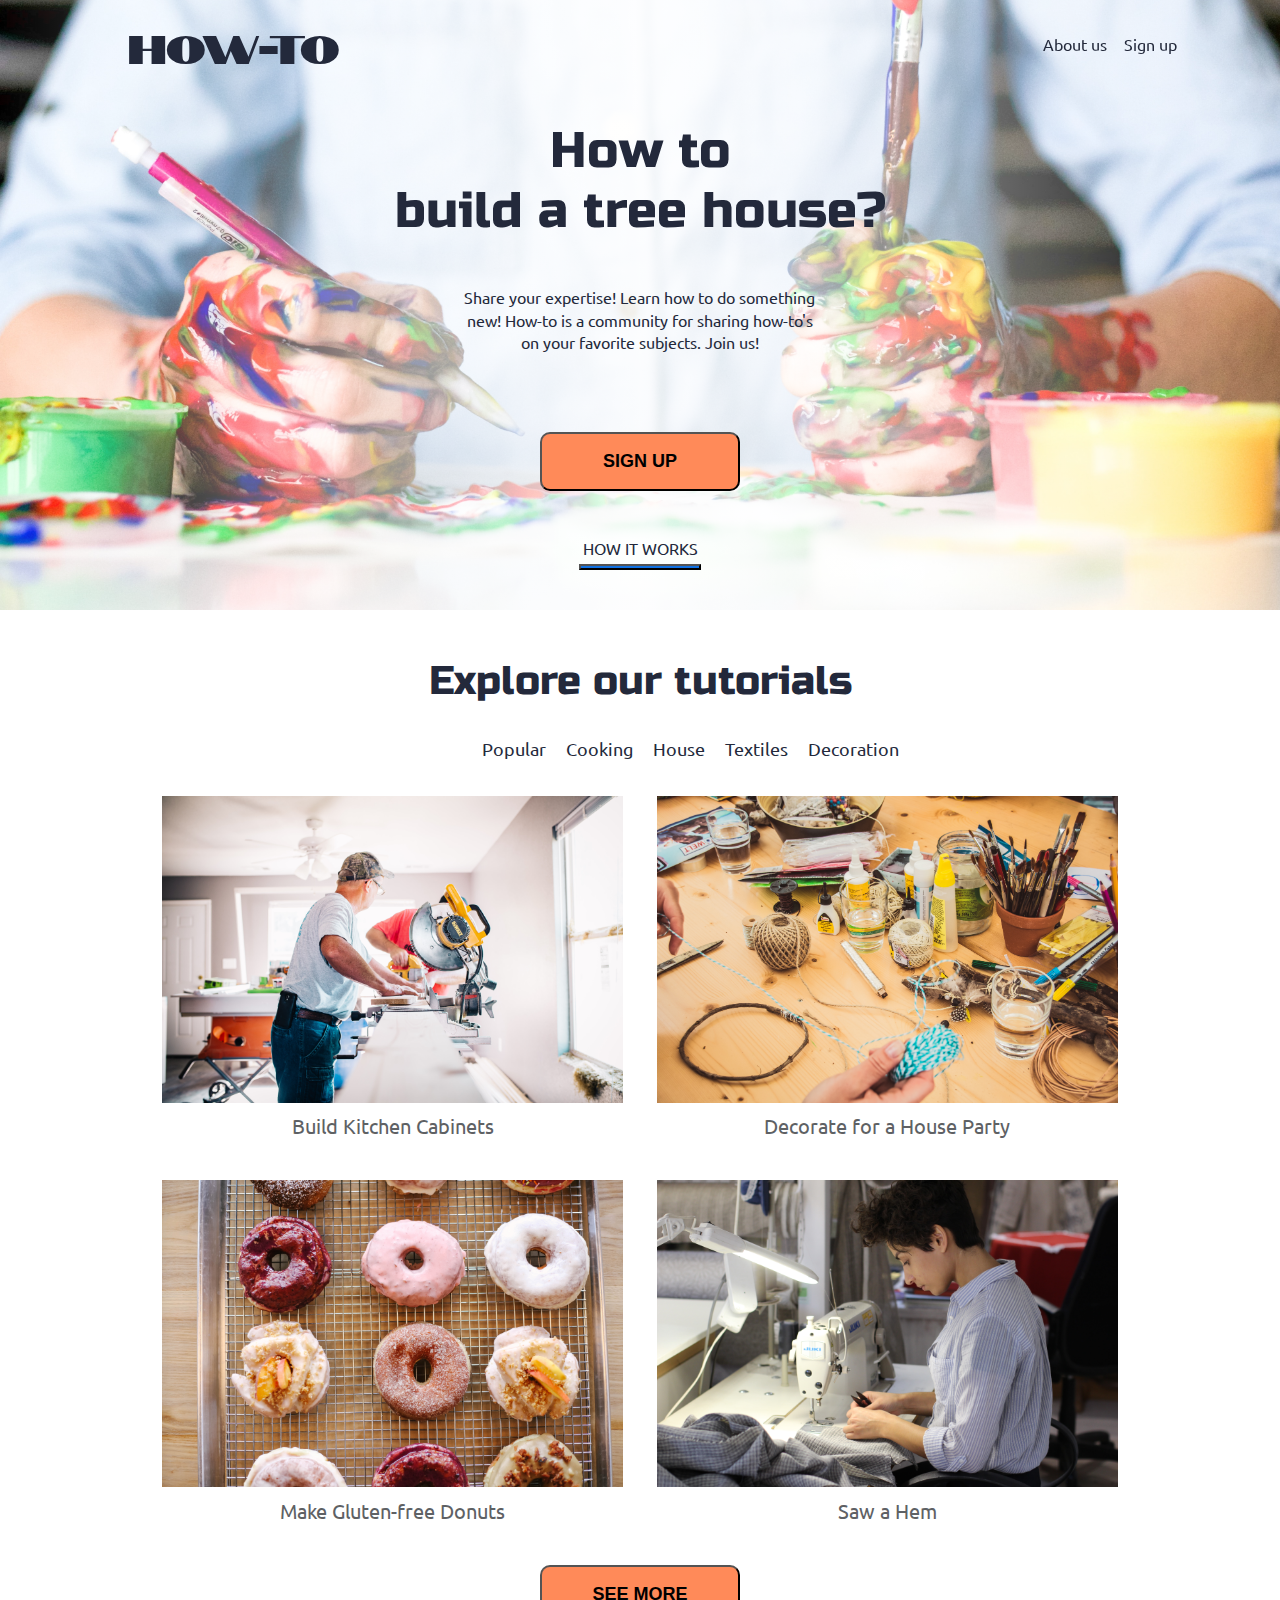
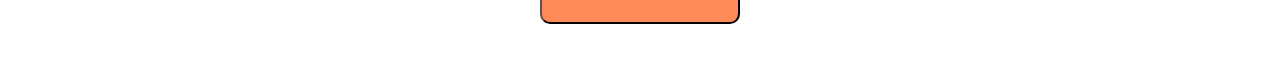
<file: index.html>
<!doctype html>

<html lang="en">
<head>
  <meta charset="utf-8">

  <title>How-to</title>

  <link href="https://fonts.googleapis.com/css?family=Russo+One|Ubuntu" rel="stylesheet">
  <link href="https://fonts.googleapis.com/css?family=Notable|Playfair+Display|Raleway&display=swap" rel="stylesheet">
  <link href="css/index.css" rel="stylesheet">
  <meta name="viewport" content="width=device-width, initial-scale=1.0">
  <link rel="stylesheet" href="https://cdnjs.cloudflare.com/ajax/libs/font-awesome/4.7.0/css/font-awesome.min.css">

  <!--[if lt IE 9]>
    <script src="https://cdnjs.cloudflare.com/ajax/libs/html5shiv/3.7.3/html5shiv.js"></script>
  <![endif]-->
</head>

<body>
  <header id='scroll-nav'>
    <div class="nav-wrapper">
      <nav class="navbar">
        <a id="logo" href="index.html">How-to</a>
        <div class="links">
          <a class="nav-link" href="about.html">About us</a>
          <a class="nav-link" href="login.html">Sign up</a>
        </div>
      </nav>
    </div>
    <div class="mobile-container">
      <div class="topnav">
        <div id="myLinks">
          <a href="about.html">About</a>
          <a href="login.html">Sign up</a>
        </div>
        <a href="javascript:void(0);" class="icon" onclick="myFunction()">
          <i class="fa fa-bars"></i>
        </a>
      </div>
    </div>
  </header>

  <section class="hero">
    <div class="hero-image" id="hero0"></div>
    <div class="intro">
    <div class="static-title"><h1>How to </h1></div>
    <div class='animated-title' id="slider">
      <div class="title-container">
        <div class="slide"><h1>build a tree house?</h1></div>
        <div class="slide"><h1>make the perfect pancakes?</h1></div>
        <div class="slide"><h1>put your baby to sleep?</h1></div>
        <div class="slide"><h1>clean wine stains?</h1></div>
        <div class="slide"><h1>train your puppy?</h1></div>
      </div>
    </div>
    <div class="caption">
      <p>Share your expertise! Learn how to do something new! How-to is a community for sharing how-to's on your favorite subjects. Join us!</p>
    </div>
    <form action="/create" method="POST">
      <div class='form-item'>
        <a href=""><button class="main-btn" type="submit" id="signup">Sign up</button></a>
      </div>
      <div class='form-item'>
        <a href="" class="how">
          <span>How it works</span>
          <div class='button-cont'><button class="line-btn"></button></div>
        </a>
      </div>
    </form>
  </section>

  <section class="categories">
    <h2 class="cat-title">Explore our tutorials</h2>
    <nav class="cat-nav">
      <a href="" class="cat-item">Popular</a>
      <a href="" class="cat-item">Cooking</a>
      <a href="" class="cat-item">House</a>
      <a href="" class="cat-item">Textiles</a>
      <a href="" class="cat-item">Decoration</a>
    </nav>

    <div class="featured">
      <div class="featured-item">
        <img src="img/howto1.jpg" alt="">
        <p class="item-label">Build Kitchen Cabinets</p>
      </div>
      <div class="featured-item">
          <img src="img/howto2.jpg" alt="">
          <p class="item-label">Decorate for a House Party</p>
      </div>
      <div class="featured-item">
        <img src="img/howto3.jpg" alt="">
        <p class="item-label">Make Gluten-free Donuts</p>
      </div>
      <div class="featured-item">
        <img src="img/howto4.jpg" alt="">
        <p class="item-label">Saw a Hem</p>
      </div>
    </div>

    <div class='see-more'>
      <a href=""><button class="main-btn" type="submit">See more</button></a>
    </div>
    
  </section>

<!-- js -->
<script src='https://code.jquery.com/jquery-2.2.4.min.js'></script>
<script src="js/nav-scroll.js"></script>
<script src="js/mobile-toggle.js"></script>

</body>
</html>
</file>
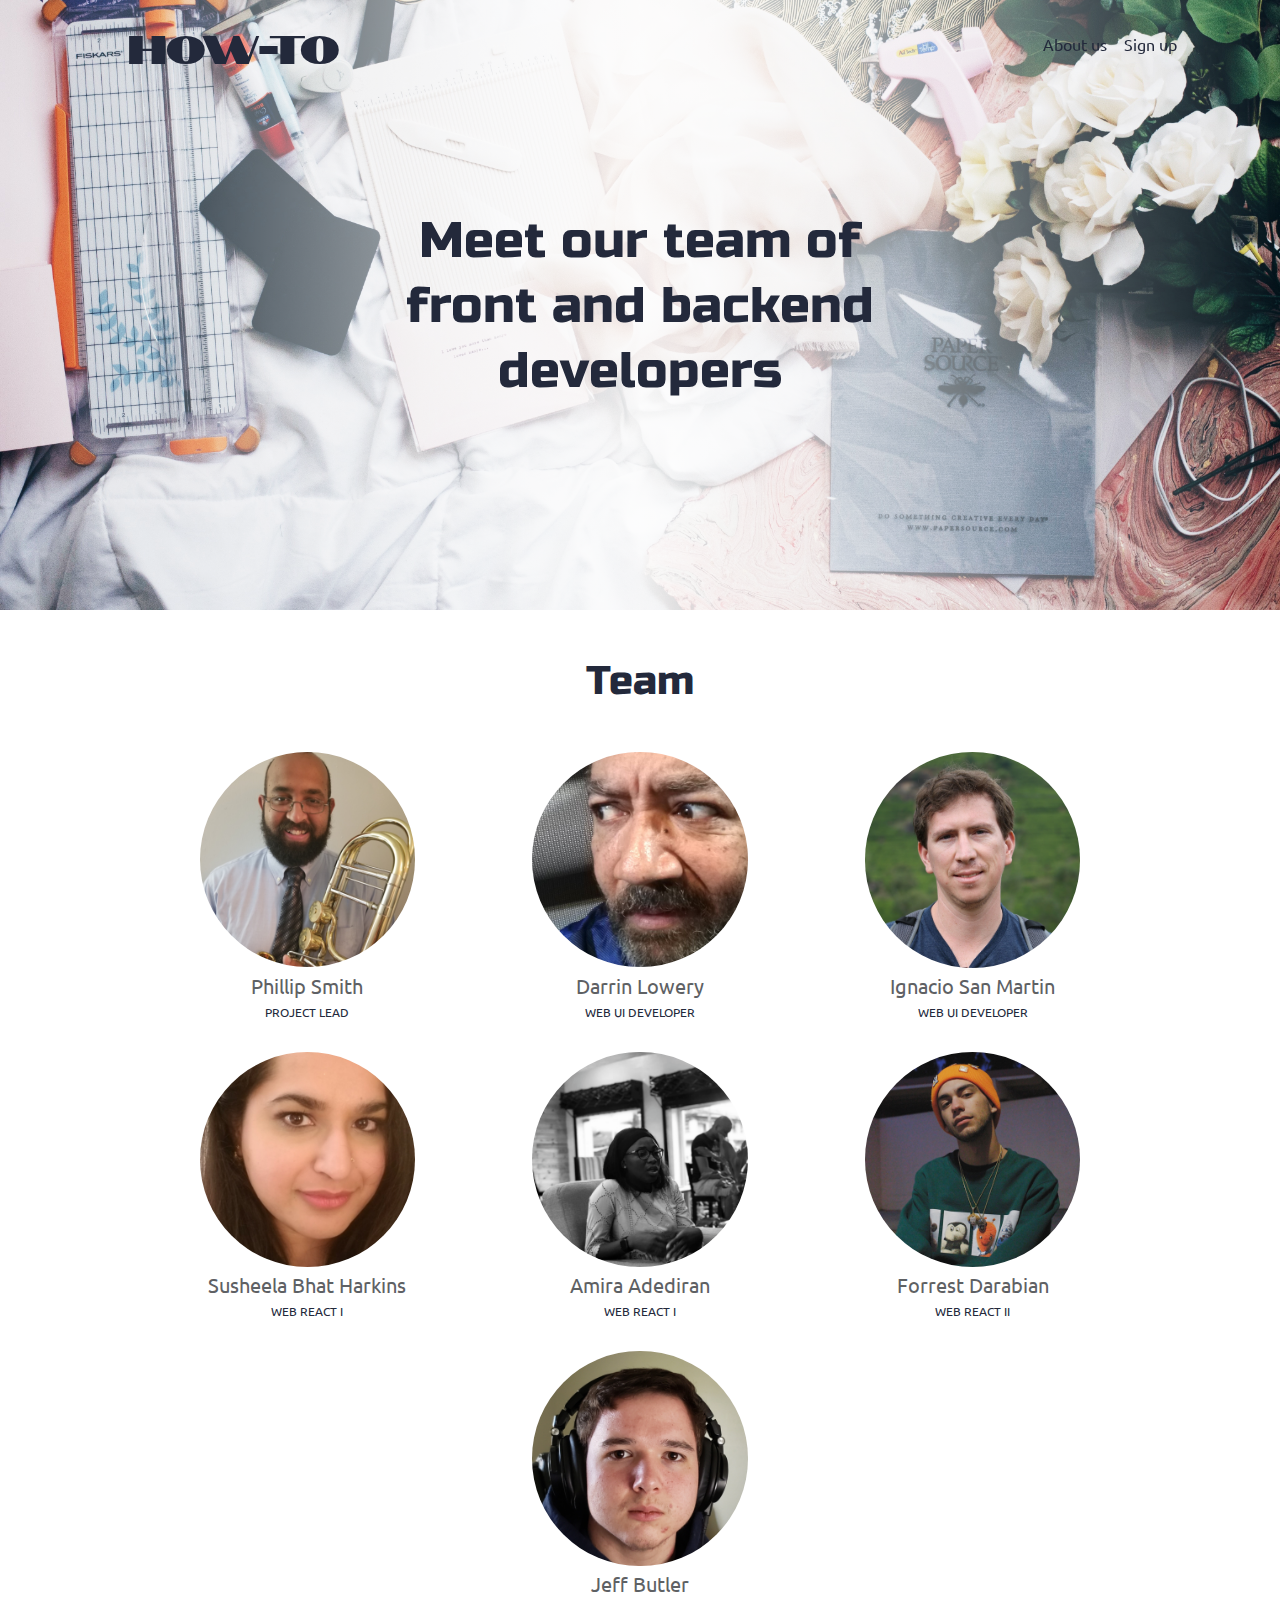
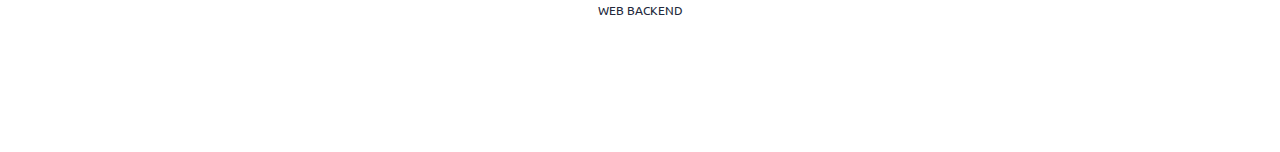
<file: about.html>
<!doctype html>

<html lang="en">
<head>
  <meta charset="utf-8">

  <title>How-to - About us</title>

  <link href="https://fonts.googleapis.com/css?family=Russo+One|Ubuntu" rel="stylesheet">
  <link href="https://fonts.googleapis.com/css?family=Notable|Playfair+Display|Raleway&display=swap" rel="stylesheet">
  <link href="css/index.css" rel="stylesheet">
  <meta name="viewport" content="width=device-width, initial-scale=1.0">
  <link rel="stylesheet" href="https://cdnjs.cloudflare.com/ajax/libs/font-awesome/4.7.0/css/font-awesome.min.css">

  <!--[if lt IE 9]>
    <script src="https://cdnjs.cloudflare.com/ajax/libs/html5shiv/3.7.3/html5shiv.js"></script>
  <![endif]-->
</head>

<body>
    <header id='scroll-nav'>
        <div class="nav-wrapper">
          <nav class="navbar">
            <a id="logo" href="index.html">How-to</a>
            <div class="links">
              <a class="nav-link" href="about.html">About us</a>
              <a class="nav-link" href="login.html">Sign up</a>
            </div>
          </nav>

        </div>

        <div class="mobile-container">
            <div class="topnav">

              <div id="myLinks">
                <a href="about.html">About</a>
                <a href="login.html">Sign up</a>
              </div>
              <a href="javascript:void(0);" class="icon" onclick="myFunction()">
                <i class="fa fa-bars"></i>
              </a>
            </div>
          </div>
        
        <script>
        function myFunction() {
          var x = document.getElementById("myLinks");
          if (x.style.display === "block") {
            x.style.display = "none";
          } else {
            x.style.display = "block";
          }
        }
        </script>
      </header>

  <div class="container home">
    <section class="hero">
      <div class="hero-image" id="hero1"></div>

      <div class="about-intro">

        <h1>
          <div class="static-title">Meet our team of front and backend developers </div>
        </h1>
      
      </div>
    </section>

    <section class="categories">
      
      <h2 class="cat-title">Team</h2>

      <div class="team">
        <div class="member">
          <img src="img/phillip.jpeg" alt="">
          <div class="label">
            <p class="name">Phillip Smith</p>
            <p class="caption">PROJECT LEAD</p>
          </div>
        </div>
        <div class="member">
            <img src="img/darrin.jpeg" alt="">
          <div class="label">
            <p class="name">Darrin Lowery</p>
            <p class="caption">WEB UI DEVELOPER</p>
          </div>
        </div>
        <div class="member">
          <img src="img/ignacio.jpeg" alt="">
          <div class="label">
            <p class="name">Ignacio San Martin</p>
            <p class="caption">WEB UI DEVELOPER</p>
          </div>
        </div>
        <div class="member">
          <img src="img/susheela.jpeg" alt="">
          <div class="label">
            <p class="name">Susheela Bhat Harkins</p>
            <p class="caption">WEB REACT I</p>
          </div>
        </div>
        <div class="member">
          <img src="img/amira.png" alt="">
          <div class="label">
            <p class="name">Amira Adediran</p>
            <p class="caption">WEB REACT I</p>
          </div>
        </div>        
        <div class="member">
          <img src="img/forrest.png" alt="">
          <div class="label">
            <p class="name">Forrest Darabian</p>
            <p class="caption">WEB REACT II</p>
          </div>
        </div>     
        <div class="member">
          <img src="img/jeff.jpeg" alt="">
          <div class="label">
            <p class="name">Jeff Butler</p>
            <p class="caption">WEB BACKEND</p>
          </div>
        </div>             
      </div>
      
    </section>

<!-- js -->
<script src='https://code.jquery.com/jquery-2.2.4.min.js'></script>
<script src="js/nav-scroll.js"></script>
<script src="js/mobile-toggle.js"></script>


  </div>
</body>
</html>
</file>
<file: css/index.css>
/* http://meyerweb.com/eric/tools/css/reset/ 
   v2.0 | 20110126
   License: none (public domain)
*/
html,
body,
div,
span,
applet,
object,
iframe,
h1,
h2,
h3,
h4,
h5,
h6,
p,
blockquote,
pre,
a,
abbr,
acronym,
address,
big,
cite,
code,
del,
dfn,
em,
img,
ins,
kbd,
q,
s,
samp,
small,
strike,
strong,
sub,
sup,
tt,
var,
b,
u,
i,
center,
dl,
dt,
dd,
ol,
ul,
li,
fieldset,
form,
label,
legend,
table,
caption,
tbody,
tfoot,
thead,
tr,
th,
td,
article,
aside,
canvas,
details,
embed,
figure,
figcaption,
footer,
header,
hgroup,
menu,
nav,
output,
ruby,
section,
summary,
time,
mark,
audio,
video {
  margin: 0;
  padding: 0;
  border: 0;
  font-size: 100%;
  font: inherit;
  vertical-align: baseline;
  max-width: 100%;
}
/* HTML5 display-role reset for older browsers */
article,
aside,
details,
figcaption,
figure,
footer,
header,
hgroup,
menu,
nav,
section {
  display: block;
}
body {
  line-height: 1;
}
ol,
ul {
  list-style: none;
}
blockquote,
q {
  quotes: none;
}
blockquote:before,
blockquote:after,
q:before,
q:after {
  content: '';
  content: none;
}
table {
  border-collapse: collapse;
  border-spacing: 0;
}
a {
  text-decoration: none;
}
* {
  box-sizing: border-box;
}
html {
  font-size: 62.5%;
}
html,
body {
  font-family: 'Ubuntu', sans-serif;
  color: #5E6164;
}
h1,
h2,
h3,
h4,
h5 {
  font-family: 'Russo One', sans-serif;
  color: #23293B;
}
h2 {
  font-size: 3.2rem;
}
h3 {
  font-size: 2.2rem;
}
p {
  font-size: 1.6rem;
  line-height: 1.4;
}
header {
  display: flex;
  justify-content: center;
  z-index: 1000;
  position: fixed;
  width: 100%;
  height: 87px;
}
#logo {
  color: #23293B;
  font-family: 'Notable', sans-serif;
  font-size: 4rem;
  overflow: hidden;
  white-space: nowrap;
}
@media only screen and (max-width: 1168px) {
  #logo {
    width: 100%;
  }
}
@media only screen and (max-width: 920px) {
  #logo {
    text-align: center;
  }
}
.nav-wrapper {
  width: 80%;
  display: flex;
  justify-content: flex-start;
  align-items: center;
}
.navbar {
  font-size: 1.6rem;
  display: flex;
  justify-content: space-between;
  align-items: center;
  width: 100%;
}
@media only screen and (max-width: 1168px) {
  .navbar {
    justify-content: center;
  }
}
.links {
  display: flex;
  justify-content: space-between;
}
.nav-link {
  color: #23293B;
  margin: 0 7%;
  white-space: nowrap;
}
@media only screen and (max-width: 920px) {
  .nav-link {
    display: none;
  }
}
.mobile-container {
  display: none;
  color: white;
  border-radius: 10px;
}
@media only screen and (max-width: 920px) {
  .mobile-container {
    display: block;
    z-index: 1000;
    position: fixed;
    width: 500px;
    max-width: 100%;
    right: 0;
  }
}
.topnav {
  overflow: hidden;
  background-color: white;
  /* position: relative; */
}
.topnav #myLinks {
  display: none;
}
.topnav a {
  color: black;
  padding: 14px 16px;
  text-decoration: none;
  font-size: 1.7rem;
  display: block;
}
.topnav a.icon {
  display: block;
  position: absolute;
  right: 0;
  top: 25px;
}
.topnav a:hover {
  color: black;
}
footer {
  color: #22283B;
  padding: 20px 0;
  border: 1px double #e0e0e0;
  border-radius: 10px;
  display: flex;
  justify-content: center;
  align-items: center;
}
.navbar1 {
  background: white;
  box-shadow: 0 2px 20px 0 rgba(0, 0, 0, 0.08);
}
.hero {
  display: flex;
  justify-content: center;
}
.hero-image {
  width: 100%;
  position: absolute;
  min-height: 610px;
  background-repeat: no-repeat;
  background-position: bottom;
  background-size: cover;
  top: 0;
}
#hero0 {
  background-image: linear-gradient(to left, rgba(0, 0, 0, 0), rgba(255, 255, 255, 0.9), rgba(0, 0, 0, 0)), url("../img/hero5.jpg");
}
#hero1 {
  background-image: linear-gradient(to left, rgba(0, 0, 0, 0), rgba(255, 255, 255, 0.9), rgba(0, 0, 0, 0)), url("../img/hero3.jpg");
}
.intro {
  display: flex;
  flex-direction: column;
  align-items: center;
  justify-content: center;
  justify-content: flex-end;
  flex-wrap: wrap;
  min-height: 610px;
  width: 100%;
  z-index: 100;
  padding-top: 3%;
}
@media only screen and (max-width: 920px) {
  .intro {
    justify-content: center;
  }
}
.intro h1 {
  width: 100%;
  text-align: center;
  font-size: 5rem;
}
.intro .caption {
  width: 28%;
  color: #23293B;
  text-align: center;
}
@media only screen and (max-width: 1168px) {
  .intro .caption {
    width: 40%;
  }
}
@media only screen and (max-width: 920px) {
  .intro .caption {
    display: none;
  }
}
form {
  width: 100%;
  text-align: center;
}
form .form-item,
form .form-item > input {
  line-height: 1.4;
  font-size: 1.6rem;
  padding: 5px;
  margin: 10px 0;
}
form .name {
  display: flex;
  justify-content: space-between;
}
form .type {
  display: flex;
  justify-content: space-around;
}
form .checkbox-container {
  width: 48%;
}
.main-btn {
  line-height: 1.4;
  font-size: 1.8rem;
  padding: 15px;
  font-weight: 600;
  background: #FF8A59;
  border-radius: 10px;
  width: 200px;
  text-transform: uppercase;
}
.how {
  display: flex;
  flex-direction: column;
  align-items: center;
  justify-content: center;
  text-transform: uppercase;
  margin: 2% 0;
}
.how span,
.how button {
  line-height: 1.4;
  font-size: calc(10px + 0.5vw);
  white-space: nowrap;
  color: #23293B;
}
.how .button-cont {
  line-height: 0;
}
.line-btn {
  background-color: #0f72e5;
  bottom: 0;
  content: "";
  height: 2px;
  left: 0;
  line-height: 1.4;
  font-size: 1.6rem;
  width: calc(70px + 4vw);
}
#signup {
  margin-top: 5%;
}
.categories {
  margin: 4% 0;
  display: flex;
  flex-direction: column;
  align-items: center;
  justify-content: center;
}
.categories h2 {
  font-size: 4rem;
  font-family: 'Russo One', sans-serif;
}
.cat-nav {
  display: flex;
  justify-content: space-around;
  text-align: center;
  font-size: 1.8rem;
  margin: 3% 0;
}
@media only screen and (max-width: 920px) {
  .cat-nav {
    display: none;
  }
}
.cat-nav .cat-item {
  margin: 0 3%;
  white-space: nowrap;
  color: #23293B;
}
.featured {
  width: 80%;
  display: flex;
  justify-content: space-evenly;
  flex-wrap: wrap;
}
@media only screen and (max-width: 1168px) {
  .featured {
    width: 100%;
  }
}
.featured-item {
  min-width: 200px;
  width: 45%;
  margin: 0 0 3% 0;
  display: flex;
  flex-direction: column;
  align-items: center;
}
@media only screen and (max-width: 920px) {
  .featured-item {
    width: 100%;
  }
}
.featured-item .item-label {
  text-align: center;
  font-size: 2rem;
  padding: 2%;
}
/* [SLIDER] */
#slider,
#slider .slide {
  width: 100%;
  height: 110px;
  max-width: 70vw;
}
#slider {
  overflow: hidden;
  margin: 0 auto;
  font-size: 1.2em;
}
#slider .title-container {
  position: relative;
  width: 9000px;
  max-width: 9000px;
  top: 0;
  right: 0;
  animation: slide-animation 20s infinite;
}
#slider .slide {
  position: relative;
  float: left;
  box-sizing: border-box;
  padding: 10px 20px;
}
/* [ANIMATION] */
@keyframes slide-animation {
  0% {
    opacity: 0;
    right: 0;
  }
  11% {
    opacity: 1;
    right: 0;
  }
  22% {
    right: 100%;
  }
  33% {
    right: 100%;
  }
  44% {
    right: 200%;
  }
  55% {
    right: 200%;
  }
  66% {
    right: 300%;
  }
  77% {
    right: 300%;
  }
  88% {
    opacity: 1;
    right: 400%;
  }
  100% {
    opacity: 0;
    right: 400%;
  }
}
.wrapper {
  width: 70%;
  margin-top: 10%;
  height: 300px;
  max-height: 100%;
}
.wrapper h2 {
  padding: 15px;
}
.wrapper p {
  padding: 0 15px;
}
.about-intro {
  display: flex;
  flex-direction: column;
  justify-content: center;
  align-items: center;
  flex-wrap: wrap;
  min-height: 610px;
  width: 40%;
  z-index: 100;
  padding-top: 3%;
}
@media only screen and (max-width: 1168px) {
  .about-intro {
    width: 80%;
  }
}
.about-intro h1 {
  width: 100%;
  text-align: center;
  padding-bottom: 35px;
  line-height: 1.3;
  font-size: 5rem;
}
.name {
  display: flex;
  justify-content: space-between;
}
.type {
  display: flex;
  justify-content: space-around;
}
.checkbox-container {
  width: 48%;
}
#signup {
  margin-top: 5%;
}
#first-name,
#last-name {
  width: 47%;
}
.already .already-item {
  width: 44%;
}
.home {
  width: 100%;
  height: 100%;
  align-items: center;
  overflow: hidden;
}
.hero {
  display: flex;
  justify-content: center;
}
.main-btn {
  line-height: 1.4;
  font-size: 1.8rem;
  padding: 15px;
  font-weight: 600;
  background: #FF8A59;
  border-radius: 10px;
  width: 200px;
  text-transform: uppercase;
}
.team {
  width: 80%;
  display: flex;
  justify-content: space-evenly;
  flex-wrap: wrap;
  margin: 4% 0;
}
@media only screen and (max-width: 1168px) {
  .team {
    width: 100%;
  }
}
.team .member {
  min-width: 200px;
  width: 30%;
  margin: 0 0 3% 0;
  display: flex;
  flex-direction: column;
  align-items: center;
}
.team .member:hover img {
  background: black;
  border-radius: 3%;
  border: 10px solid #FF8A59;
  margin-bottom: -7px;
}
.team .member:hover .label {
  background: #FF8A59;
  border-radius: 3%;
  border: 10px solid #FF8A59;
}
@media only screen and (max-width: 920px) {
  .team .member {
    width: 40%;
  }
}
@media only screen and (max-width: 600px) {
  .team .member {
    width: 50%;
  }
}
.team img {
  border-radius: 50%;
  overflow: hidden;
  width: 70%;
}
.team .label {
  width: 70%;
  display: flex;
  flex-direction: column;
  align-items: center;
}
.team .name {
  text-align: center;
  font-size: 2rem;
  padding: 2%;
}
.team .caption {
  font-size: 1.2rem;
  text-transform: uppercase;
  color: #23293B;
}
.navbar1 {
  background: white;
  box-shadow: 0 2px 20px 0 rgba(0, 0, 0, 0.08);
}
</file>
